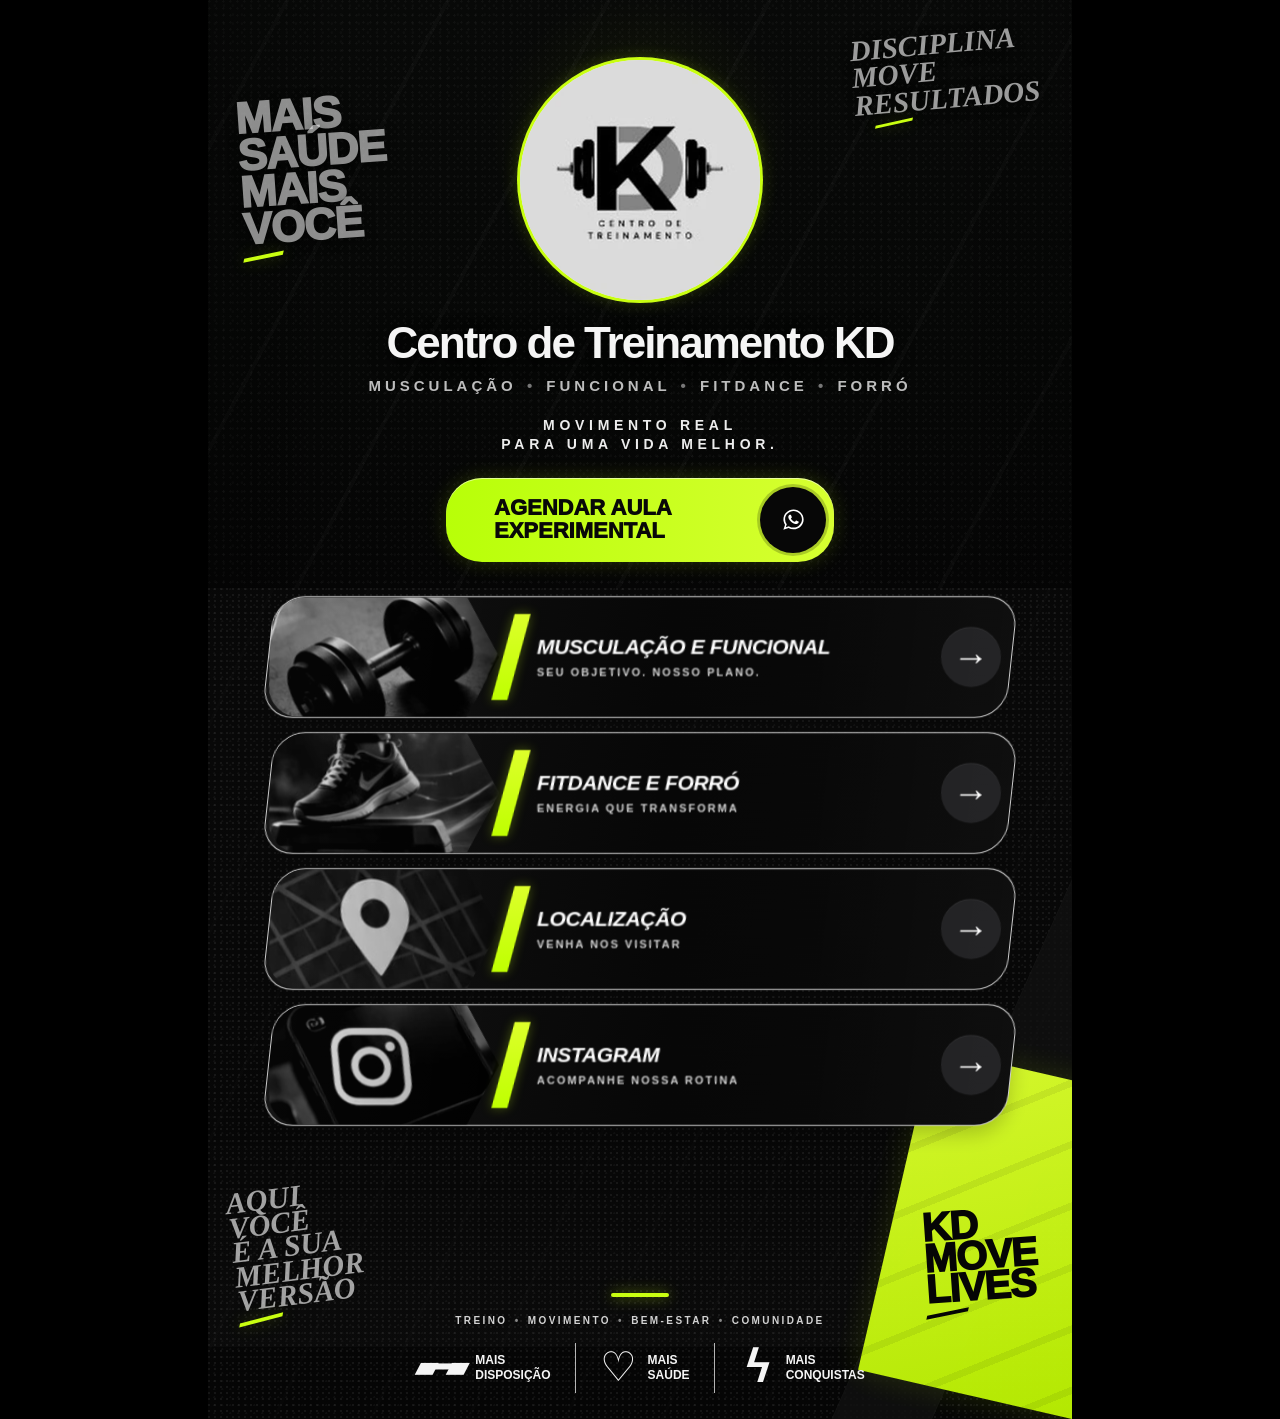
<file: index.html>
<!doctype html>
<html lang="pt-BR">
<head>
  <meta charset="utf-8" />
  <meta name="viewport" content="width=device-width,initial-scale=1,viewport-fit=cover" />
  <meta http-equiv="Cache-Control" content="no-cache, no-store, must-revalidate" />
  <meta http-equiv="Pragma" content="no-cache" />
  <meta http-equiv="Expires" content="0" />
  <meta name="theme-color" content="#050505" />
  <meta id="site-description" name="description" content="Centro de Treinamento KD — musculação, funcional, fitdance e forró." />
  <title>Centro de Treinamento KD</title>
  <link rel="stylesheet" href="assets/css/style.css?v=20260914-0921" />
  <link rel="stylesheet" href="assets/css/site-final.css?v=20260914-0921" />
</head>
<body>
  <main class="page-shell">
    <div class="texture" aria-hidden="true"></div>
    <div class="diag diag-a" aria-hidden="true"></div>
    <div class="diag diag-b" aria-hidden="true"></div>

    <section class="hero" id="inicio">
      <div class="side-copy side-left" aria-hidden="true">
        <span>MAIS</span>
        <span>SAÚDE</span>
        <span>MAIS</span>
        <span>VOCÊ</span>
        <i></i>
      </div>

      <div class="side-copy script side-right" aria-hidden="true">
        DISCIPLINA<br />MOVE<br />RESULTADOS
        <i></i>
      </div>

      <div class="logo-wrap reveal">
        <div class="logo-glow"></div>
        <img id="site-logo" src="assets/images/logo-kd-cropped.webp?v=20260914-0921" alt="Centro de Treinamento KD" />
      </div>

      <div class="hero-copy reveal">
        <h1 id="site-title">Centro de Treinamento KD</h1>
        <p id="site-modalities" class="modalities">MUSCULAÇÃO <b>•</b> FUNCIONAL <b>•</b> FITDANCE <b>•</b> FORRÓ</p>
        <p id="site-tagline" class="tagline">MOVIMENTO REAL<br />PARA UMA VIDA MELHOR.</p>
      </div>

      <a id="experimental-link" class="cta reveal" href="https://wa.me/5569993192797?text=Oi%2C%20Raony%21%20Quero%20agendar%20uma%20aula%20experimental." target="_blank" rel="noopener" aria-label="Agendar aula experimental pelo WhatsApp">
        <span id="experimental-label">AGENDAR AULA<br />EXPERIMENTAL</span>
        <span class="cta-arrow" aria-hidden="true">
          <svg viewBox="0 0 32 32" width="30" height="30" role="img" focusable="false" style="display:block;fill:currentColor">
            <path d="M16.04 4C9.42 4 4.05 9.25 4.05 15.72c0 2.28.68 4.5 1.96 6.4L4 28l6.08-1.95a12.18 12.18 0 0 0 5.95 1.53h.01c6.61 0 11.99-5.25 11.99-11.72C28.03 9.25 22.65 4 16.04 4Zm0 21.58h-.01a10.2 10.2 0 0 1-5.2-1.43l-.37-.22-3.61 1.16 1.18-3.43-.24-.35a9.58 9.58 0 0 1-1.75-5.59c0-5.36 4.49-9.72 10-9.72 5.52 0 10 4.36 10 9.72 0 5.36-4.48 9.86-10 9.86Zm5.49-7.39c-.3-.15-1.78-.86-2.06-.96-.28-.1-.48-.15-.68.15-.2.29-.78.96-.96 1.15-.18.2-.35.22-.65.08-.3-.15-1.27-.46-2.42-1.46a9.2 9.2 0 0 1-1.68-2.05c-.18-.3-.02-.46.13-.61.14-.13.3-.34.45-.51.15-.17.2-.29.3-.49.1-.2.05-.37-.03-.52-.08-.15-.68-1.6-.93-2.19-.24-.58-.5-.5-.68-.51h-.58c-.2 0-.53.07-.8.37-.28.29-1.06 1.01-1.06 2.47 0 1.45 1.08 2.86 1.23 3.06.15.2 2.12 3.17 5.14 4.45.72.3 1.28.48 1.72.62.72.22 1.38.19 1.9.12.58-.09 1.78-.71 2.03-1.4.25-.68.25-1.27.18-1.4-.08-.13-.28-.2-.58-.35Z"/>
          </svg>
        </span>
      </a>
    </section>

    <section class="cards" aria-label="Links principais">
      <a id="functional-link" class="service-card functional-card reveal" href="https://wa.me/5569993192797?text=Oi%2C%20Raony%21%20Quero%20saber%20mais%20sobre%20Muscula%C3%A7%C3%A3o%20e%20Funcional%3F" target="_blank" rel="noopener">
        <div class="photo-wrap"><img id="functional-image" src="assets/images/treino-funcional-personalizado.webp" alt="Musculação e Funcional" /></div>
        <div class="slash"></div>
        <div class="service-copy"><strong id="functional-title">MUSCULAÇÃO E FUNCIONAL</strong><small id="functional-subtitle">SEU OBJETIVO. NOSSO PLANO.</small></div>
        <span class="round-arrow">→</span>
      </a>

      <a id="dance-link" class="service-card dance-card reveal" href="https://wa.me/5569993816666?text=Oi%2C%20Karol%21%20Quero%20saber%20mais%20sobre%20Fitdance%20e%20Forr%C3%B3%3F" target="_blank" rel="noopener">
        <div class="photo-wrap"><img id="dance-image" src="assets/images/danca-step.webp?v=20260914-0921" alt="Fitdance e Forró" /></div>
        <div class="slash"></div>
        <div class="service-copy"><strong id="dance-title">FITDANCE E FORRÓ</strong><small id="dance-subtitle">ENERGIA QUE TRANSFORMA</small></div>
        <span class="round-arrow">→</span>
      </a>

      <a id="location-link" class="service-card location-card reveal" href="https://maps.app.goo.gl/ChkR5X2U7cX8SrAeA?g_st=ac" target="_blank" rel="noopener">
        <div class="photo-wrap"><img id="location-image" src="assets/images/localizacao.webp" alt="Localização" /></div>
        <div class="slash"></div>
        <div class="service-copy"><strong id="location-title">LOCALIZAÇÃO</strong><small id="location-subtitle">VENHA NOS VISITAR</small></div>
        <span class="round-arrow">→</span>
      </a>

      <a id="instagram-link" class="service-card instagram-card reveal" href="https://www.instagram.com/centrodetreinamentokd" target="_blank" rel="noopener">
        <div class="photo-wrap"><img id="instagram-image" src="assets/images/instagram.webp" alt="Instagram" /></div>
        <div class="slash"></div>
        <div class="service-copy"><strong id="instagram-title">INSTAGRAM</strong><small id="instagram-subtitle">ACOMPANHE NOSSA ROTINA</small></div>
        <span class="round-arrow">→</span>
      </a>
    </section>

    <footer class="footer">
      <div class="footer-phrase script" aria-hidden="true">AQUI<br />VOCÊ<br />É A SUA<br />MELHOR<br />VERSÃO<i></i></div>
      <div class="footer-center">
        <span class="tiny-neon"></span>
        <p id="footer-center">TREINO <b>•</b> MOVIMENTO <b>•</b> BEM-ESTAR <b>•</b> COMUNIDADE</p>
      </div>
      <div class="footer-shape" aria-hidden="true"></div>
      <div class="footer-brand" aria-hidden="true">KD<br />MOVE<br />LIVES<i></i></div>
    </footer>

    <section class="final-benefits reveal" aria-label="Benefícios">
      <div class="benefit">
        <span class="benefit-icon dumbbell">▰━▰</span>
        <span id="benefit-1">MAIS<br />DISPOSIÇÃO</span>
      </div>
      <div class="benefit-sep"></div>
      <div class="benefit">
        <span class="benefit-icon heart">♡</span>
        <span id="benefit-2">MAIS<br />SAÚDE</span>
      </div>
      <div class="benefit-sep"></div>
      <div class="benefit">
        <span class="benefit-icon bolt">ϟ</span>
        <span id="benefit-3">MAIS<br />CONQUISTAS</span>
      </div>
    </section>
  </main>
  <script src="assets/js/main.js?v=20260914-maps2"></script>
</body>
</html>
</file>
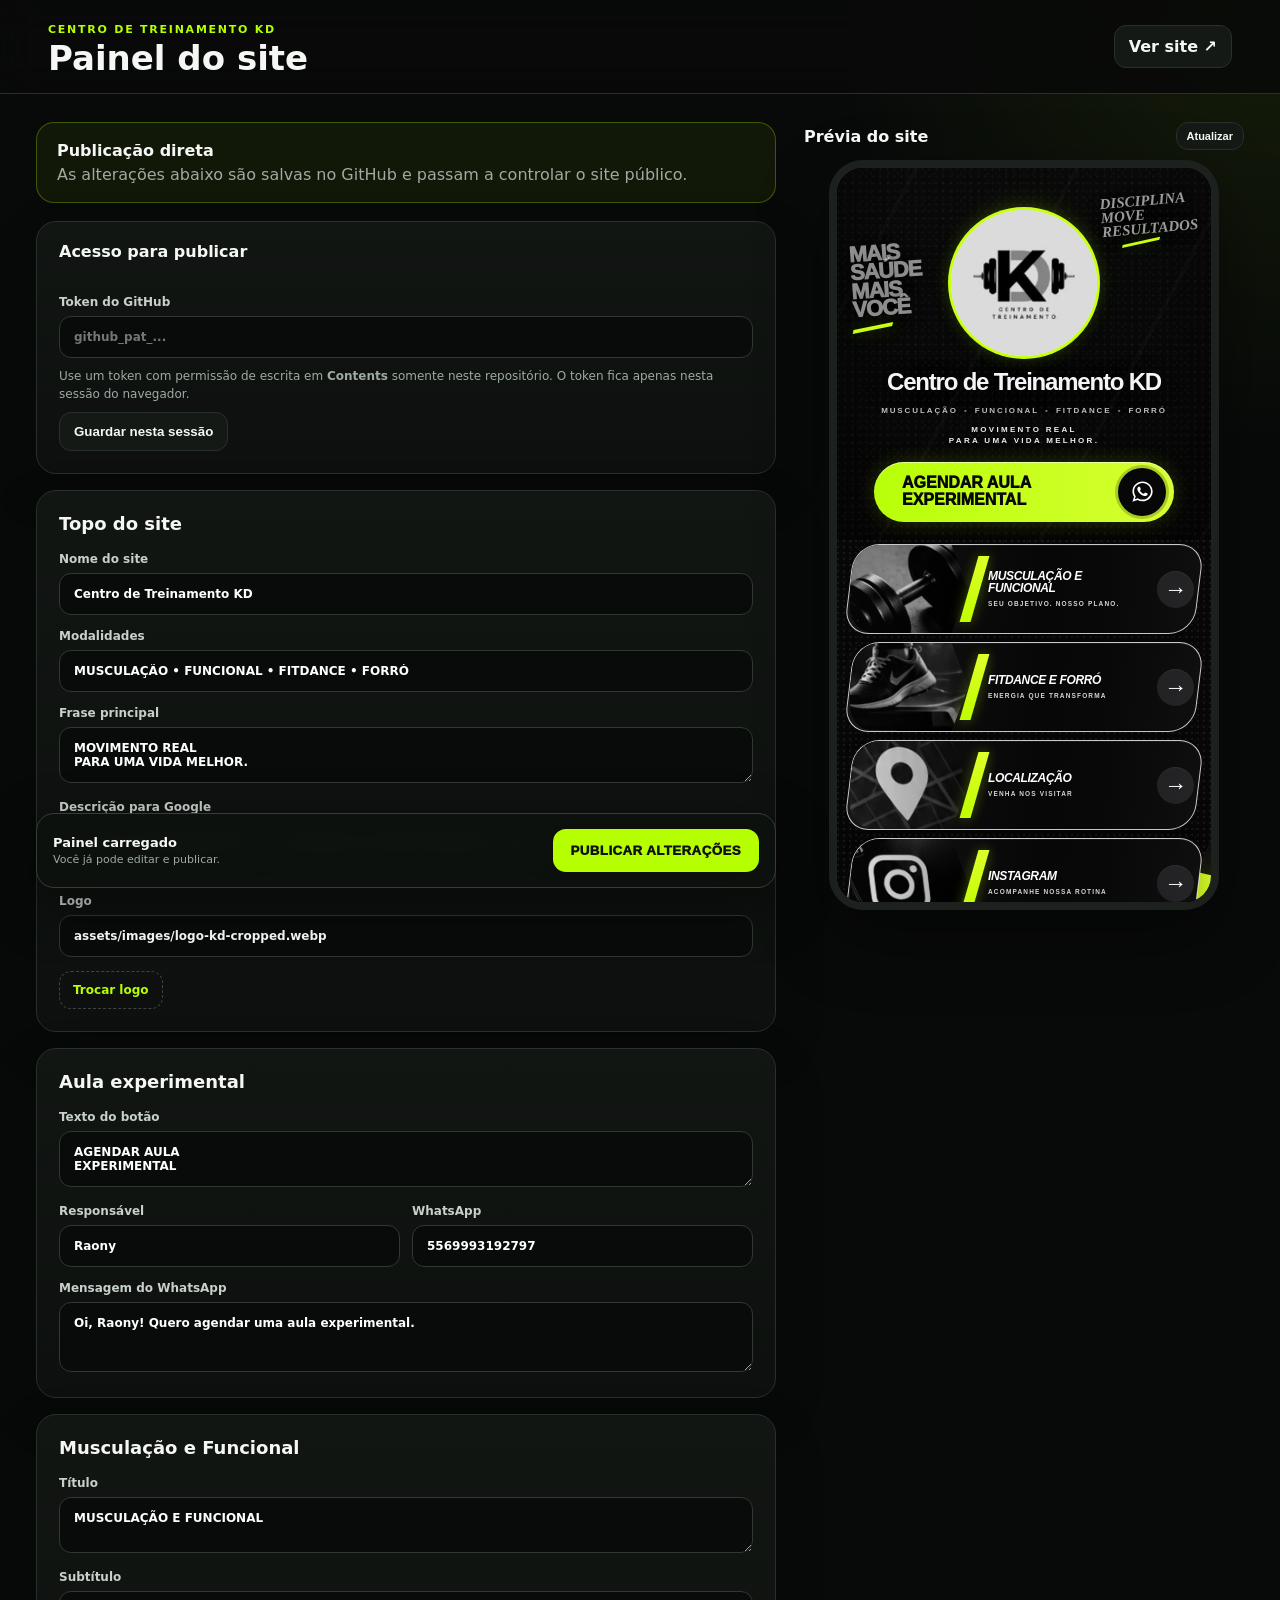
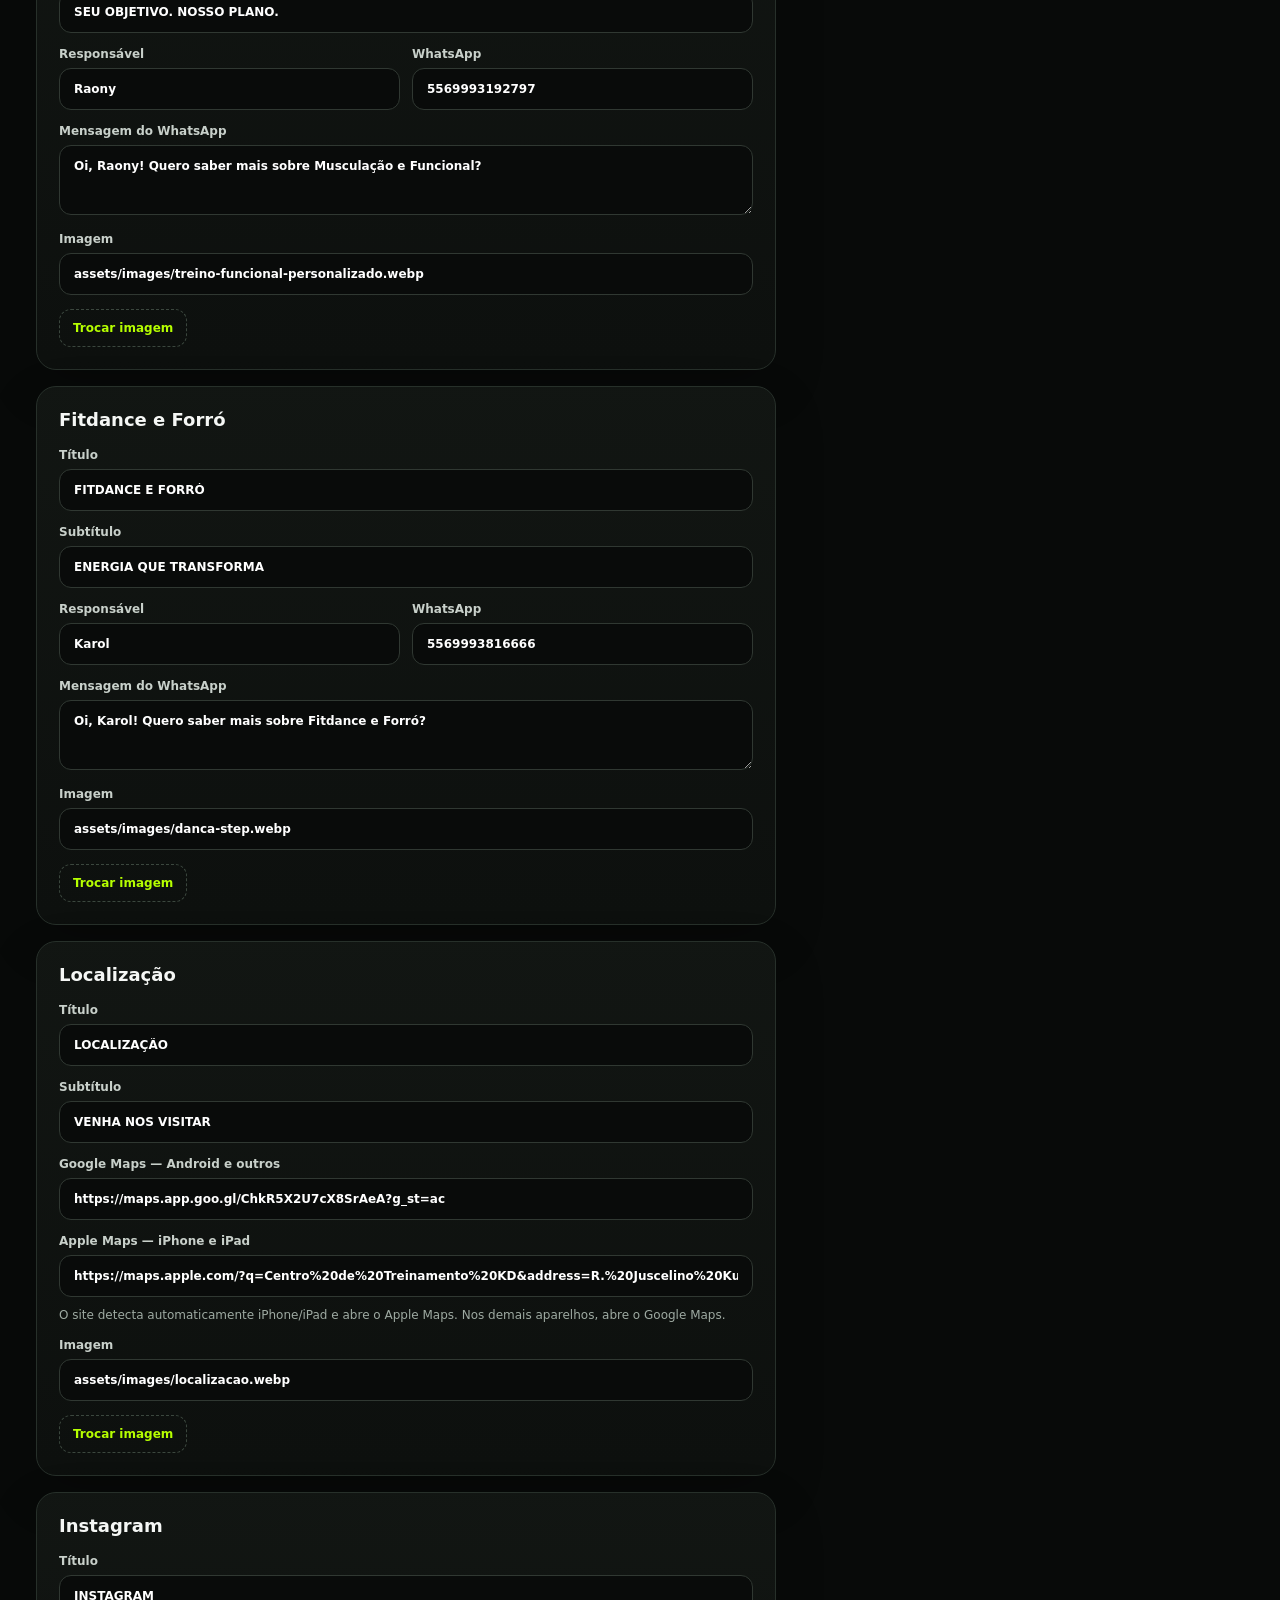
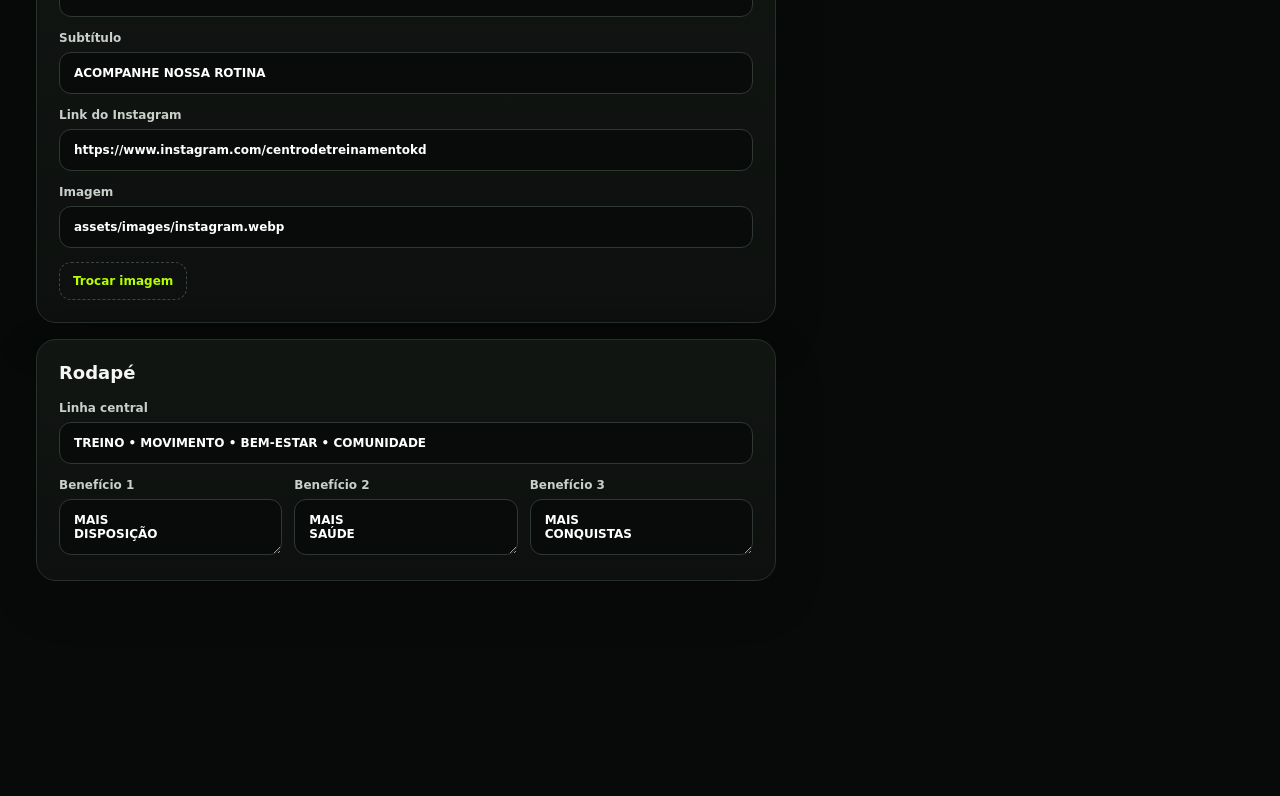
<file: admin/index.html>
<!doctype html>
<html lang="pt-BR">
<head>
  <meta charset="utf-8" />
  <meta name="viewport" content="width=device-width,initial-scale=1,viewport-fit=cover" />
  <meta name="theme-color" content="#080a09" />
  <title>Painel KD</title>
  <link rel="stylesheet" href="admin.css?v=1" />
</head>
<body>
  <header class="topbar">
    <div>
      <span class="eyebrow">CENTRO DE TREINAMENTO KD</span>
      <h1>Painel do site</h1>
    </div>
    <a class="ghost" href="../" target="_blank" rel="noopener">Ver site ↗</a>
  </header>

  <main class="layout">
    <section class="editor">
      <div class="notice">
        <strong>Publicação direta</strong>
        <p>As alterações abaixo são salvas no GitHub e passam a controlar o site público.</p>
      </div>

      <details class="card access" open>
        <summary>Acesso para publicar</summary>
        <div class="card-body">
          <label>Token do GitHub
            <input id="github-token" type="password" autocomplete="off" placeholder="github_pat_..." />
          </label>
          <p class="help">Use um token com permissão de escrita em <b>Contents</b> somente neste repositório. O token fica apenas nesta sessão do navegador.</p>
          <div class="row">
            <button id="save-token" type="button" class="secondary">Guardar nesta sessão</button>
            <span id="token-status" class="status"></span>
          </div>
        </div>
      </details>

      <form id="config-form">
        <section class="card">
          <h2>Topo do site</h2>
          <label>Nome do site<input name="site.title" /></label>
          <label>Modalidades<input name="site.modalities" /></label>
          <label>Frase principal<textarea name="site.tagline" rows="2"></textarea></label>
          <label>Descrição para Google<textarea name="site.description" rows="2"></textarea></label>
          <label>Logo<input id="site-logo" name="site.logo" /></label>
          <label class="file-label">Trocar logo<input type="file" accept="image/*" data-upload-target="site-logo" /></label>
        </section>

        <section class="card">
          <h2>Aula experimental</h2>
          <label>Texto do botão<textarea name="experimental.label" rows="2"></textarea></label>
          <div class="grid2">
            <label>Responsável<input name="experimental.person" /></label>
            <label>WhatsApp<input name="experimental.phone" inputmode="tel" /></label>
          </div>
          <label>Mensagem do WhatsApp<textarea name="experimental.message" rows="3"></textarea></label>
        </section>

        <section class="card">
          <h2>Musculação e Funcional</h2>
          <label>Título<textarea name="functional.title" rows="2"></textarea></label>
          <label>Subtítulo<input name="functional.subtitle" /></label>
          <div class="grid2">
            <label>Responsável<input name="functional.person" /></label>
            <label>WhatsApp<input name="functional.phone" inputmode="tel" /></label>
          </div>
          <label>Mensagem do WhatsApp<textarea name="functional.message" rows="3"></textarea></label>
          <label>Imagem<input id="functional-image" name="functional.image" /></label>
          <label class="file-label">Trocar imagem<input type="file" accept="image/*" data-upload-target="functional-image" /></label>
        </section>

        <section class="card">
          <h2>Fitdance e Forró</h2>
          <label>Título<input name="dance.title" /></label>
          <label>Subtítulo<input name="dance.subtitle" /></label>
          <div class="grid2">
            <label>Responsável<input name="dance.person" /></label>
            <label>WhatsApp<input name="dance.phone" inputmode="tel" /></label>
          </div>
          <label>Mensagem do WhatsApp<textarea name="dance.message" rows="3"></textarea></label>
          <label>Imagem<input id="dance-image" name="dance.image" /></label>
          <label class="file-label">Trocar imagem<input type="file" accept="image/*" data-upload-target="dance-image" /></label>
        </section>

        <section class="card">
          <h2>Localização</h2>
          <label>Título<input name="location.title" /></label>
          <label>Subtítulo<input name="location.subtitle" /></label>
          <label>Google Maps — Android e outros<input name="location.url" type="url" /></label>
          <label>Apple Maps — iPhone e iPad<input name="location.appleUrl" type="url" /></label>
          <p class="help">O site detecta automaticamente iPhone/iPad e abre o Apple Maps. Nos demais aparelhos, abre o Google Maps.</p>
          <label>Imagem<input id="location-image" name="location.image" /></label>
          <label class="file-label">Trocar imagem<input type="file" accept="image/*" data-upload-target="location-image" /></label>
        </section>

        <section class="card">
          <h2>Instagram</h2>
          <label>Título<input name="instagram.title" /></label>
          <label>Subtítulo<input name="instagram.subtitle" /></label>
          <label>Link do Instagram<input name="instagram.url" type="url" /></label>
          <label>Imagem<input id="instagram-image" name="instagram.image" /></label>
          <label class="file-label">Trocar imagem<input type="file" accept="image/*" data-upload-target="instagram-image" /></label>
        </section>

        <section class="card">
          <h2>Rodapé</h2>
          <label>Linha central<input name="footer.center" /></label>
          <div class="grid3">
            <label>Benefício 1<textarea name="footer.benefit1" rows="2"></textarea></label>
            <label>Benefício 2<textarea name="footer.benefit2" rows="2"></textarea></label>
            <label>Benefício 3<textarea name="footer.benefit3" rows="2"></textarea></label>
          </div>
        </section>

        <div class="publish-bar">
          <div>
            <strong id="publish-title">Alterações não publicadas</strong>
            <span id="publish-status">Edite os campos e toque em publicar.</span>
          </div>
          <button id="publish" type="submit">PUBLICAR ALTERAÇÕES</button>
        </div>
      </form>
    </section>

    <aside class="preview-wrap">
      <div class="preview-head"><strong>Prévia do site</strong><button id="refresh-preview" class="ghost small" type="button">Atualizar</button></div>
      <div class="phone-frame"><iframe id="preview" title="Prévia do site" src="../"></iframe></div>
    </aside>
  </main>

  <div id="toast" role="status" aria-live="polite"></div>
  <script src="admin.js?v=1"></script>
</body>
</html>
</file>
<file: assets/css/style.css>
:root{
  --bg:#050505;
  --panel:#0b0b0b;
  --panel2:#121212;
  --text:#f4f4f4;
  --muted:#b4b4b4;
  --lime:#c9ff11;
  --line:rgba(255,255,255,.62);
}
*{box-sizing:border-box}
html{scroll-behavior:smooth;background:#000}
body{margin:0;background:#000;color:var(--text);font-family:Arial,Helvetica,sans-serif;display:flex;justify-content:center;overflow-x:hidden}
a{color:inherit}
.page-shell{width:min(100%,864px);min-height:100vh;position:relative;overflow:hidden;background:
  radial-gradient(circle at 50% 10%,rgba(255,255,255,.06),transparent 28%),
  linear-gradient(180deg,#060606 0%,#090909 46%,#060606 100%);isolation:isolate}
.texture{position:absolute;inset:0;z-index:-3;opacity:.26;background-image:
  radial-gradient(circle at 20% 15%,rgba(255,255,255,.22) 0 1px,transparent 1.3px),
  radial-gradient(circle at 80% 65%,rgba(255,255,255,.12) 0 1px,transparent 1.2px),
  repeating-linear-gradient(115deg,transparent 0 42px,rgba(255,255,255,.018) 42px 45px,transparent 45px 88px);background-size:6px 6px,8px 8px,auto;mix-blend-mode:screen}
.diag{position:absolute;z-index:-2;background:#111;transform:rotate(24deg);box-shadow:0 0 0 1px rgba(255,255,255,.02) inset}
.diag-a{width:120px;height:610px;left:72px;top:-150px;opacity:.85}
.diag-b{width:92px;height:650px;right:44px;bottom:-100px;opacity:.78}
.hero{position:relative;padding:28px 44px 22px;min-height:742px;text-align:center;isolation:isolate}.hero::before{content:"";position:absolute;inset:0;z-index:-2;background:linear-gradient(180deg,rgba(0,0,0,.28),rgba(0,0,0,.52)),url("../images/hero-kd.webp") center top/cover no-repeat;filter:grayscale(1) contrast(1.12);opacity:.72}.hero::after{content:"";position:absolute;inset:0;z-index:-1;background:radial-gradient(circle at 50% 24%,transparent 0 25%,rgba(0,0,0,.2) 45%,rgba(0,0,0,.72) 100%)}
.hamburger{position:absolute;left:36px;top:34px;width:36px;height:34px;padding:0;border:0;background:transparent;display:flex;flex-direction:column;justify-content:space-between;z-index:10}
.hamburger span{display:block;height:4px;background:#fff;border-radius:3px;box-shadow:0 0 6px rgba(255,255,255,.18)}
.side-copy{position:absolute;z-index:2;line-height:.82;text-align:left;color:rgba(255,255,255,.55);font-weight:1000;font-stretch:condensed;text-shadow:0 3px 12px rgba(0,0,0,.5)}
.side-left{left:31px;top:95px;font-size:48px;letter-spacing:-4px;transform:rotate(-4deg)}
.side-left span{display:block}.side-copy i,.footer-phrase i,.footer-brand i{display:block;width:72px;height:8px;background:var(--lime);transform:skewX(-24deg) rotate(-8deg);margin-top:12px;box-shadow:0 0 14px rgba(201,255,17,.25)}
.script{font-family:"Brush Script MT","Segoe Print",cursive;font-weight:900;font-style:italic}
.side-right{right:34px;top:28px;font-size:31px;line-height:.92;color:rgba(255,255,255,.6);transform:rotate(-5deg)}
.side-right i{width:65px;height:5px;margin:8px 0 0 20px}
.logo-wrap{position:relative;margin:36px auto 22px;width:268px;height:268px;border-radius:50%;display:grid;place-items:center}
.logo-wrap img{position:relative;z-index:2;width:100%;height:100%;border-radius:50%;object-fit:cover;box-shadow:0 0 0 2px rgba(255,255,255,.28) inset}
.logo-glow{position:absolute;inset:5px;border-radius:50%;background:var(--lime);filter:blur(16px);opacity:.38;animation:pulseGlow 3s ease-in-out infinite}
.hero-copy{position:relative;z-index:3}.hero h1{margin:0;font-size:46px;line-height:1.02;letter-spacing:-2.4px;font-weight:900;text-shadow:0 4px 20px #000}
.modalities{margin:16px 0 0;font-size:16px;letter-spacing:4.5px;color:#bdbdbd;font-weight:700}.modalities b{color:#777;margin:0 2px}.tagline{margin:22px 0 0;font-size:15px;line-height:1.45;letter-spacing:5.2px;color:#ededed;font-weight:800}
.cta{position:relative;z-index:4;margin:28px auto 0;display:flex;width:min(100%,388px);min-height:92px;border-radius:38px;align-items:center;justify-content:space-between;text-decoration:none;background:linear-gradient(90deg,#b9ff08,#d8ff32);color:#080808;padding:0 11px 0 58px;box-shadow:0 0 28px rgba(201,255,17,.22),inset 0 1px 0 rgba(255,255,255,.6);transition:transform .2s ease,box-shadow .2s ease}
.cta span:first-child{text-align:left;font-size:24px;line-height:1.08;font-weight:1000;letter-spacing:.5px}.cta-arrow{width:72px;height:72px;border-radius:50%;display:grid;place-items:center;background:#060606;color:white;font-size:38px;font-weight:400;box-shadow:0 0 0 4px rgba(0,0,0,.25)}
.cta:hover{transform:translateY(-3px);box-shadow:0 0 38px rgba(201,255,17,.36)}
.benefits{margin:34px auto 0;display:flex;justify-content:center;align-items:center;gap:26px;position:relative;z-index:3}.benefit{display:flex;align-items:center;gap:14px;text-align:left;font-size:13px;line-height:1.2;font-weight:900}.benefit-icon{font-size:31px;line-height:1;min-width:38px;text-align:center}.benefit-icon.dumbbell{font-size:22px;letter-spacing:-4px}.benefit-icon.heart{font-size:43px;font-family:Georgia,serif;font-weight:400}.benefit-icon.bolt{font-size:45px}.benefit-sep{width:1px;height:52px;background:rgba(255,255,255,.7)}
.cards{padding:6px 58px 24px;display:grid;gap:16px;position:relative;z-index:3}
.service-card{position:relative;height:128px;border:1.8px solid rgba(255,255,255,.72);border-radius:34px;text-decoration:none;overflow:hidden;background:linear-gradient(90deg,#0e0e0f 0%,#050505 62%,#080808 100%);display:grid;grid-template-columns:230px 26px 1fr 86px;align-items:center;box-shadow:inset 0 1px 0 rgba(255,255,255,.08),0 12px 28px rgba(0,0,0,.28);transform:skewX(-6deg);transition:transform .22s ease,border-color .22s ease,box-shadow .22s ease}
.service-card>*{transform:skewX(6deg)}
.service-card::after{content:"";position:absolute;inset:0;background:linear-gradient(90deg,rgba(255,255,255,.03),transparent 35%,transparent 65%,rgba(255,255,255,.02));pointer-events:none}
.service-card:hover{transform:skewX(-6deg) translateX(3px);border-color:var(--lime);box-shadow:0 0 26px rgba(201,255,17,.16),0 12px 28px rgba(0,0,0,.3)}
.photo-wrap{position:relative;height:100%;overflow:hidden;border-radius:32px 0 0 32px;clip-path:polygon(0 0,88% 0,100% 50%,88% 100%,0 100%)}
.photo-wrap::after{content:"";position:absolute;inset:0;background:linear-gradient(90deg,rgba(0,0,0,.08),rgba(0,0,0,.26) 76%,rgba(0,0,0,.72) 100%)}
.photo-wrap img{width:100%;height:100%;object-fit:cover;display:block;filter:grayscale(1) contrast(1.08) brightness(.92);transform:skewX(6deg) scale(1.1);transform-origin:center}
.slash{width:18px;height:90px;background:linear-gradient(180deg,#d6ff26,#bfff00);transform:skewX(-13deg) skewX(6deg);justify-self:center;box-shadow:0 0 16px rgba(201,255,17,.35)}
.service-copy{text-align:left;align-self:center;padding-left:14px;position:relative;z-index:2}
.service-copy strong{display:block;font-size:21px;line-height:1.02;letter-spacing:-.7px;font-style:italic;text-transform:uppercase}
.service-copy small{display:block;margin-top:10px;color:#d0d0d0;font-size:12px;letter-spacing:2.2px;font-weight:700}
.round-arrow{width:66px;height:66px;border-radius:50%;display:grid;place-items:center;background:#1d1d1f;font-size:40px;justify-self:center;color:#fff;box-shadow:inset 0 1px 0 rgba(255,255,255,.05)}
.functional-card .photo-wrap img{object-position:center 58%}
.dance-card .photo-wrap img{object-position:center center}
.location-card .photo-wrap img{object-position:center center}
.instagram-card .photo-wrap img{object-position:center center}
.footer{min-height:238px;position:relative;padding:26px 56px 30px;display:flex;align-items:flex-end;justify-content:center;overflow:hidden}.footer::before{content:"";position:absolute;inset:0;background:linear-gradient(120deg,rgba(255,255,255,.025),transparent 38%),radial-gradient(circle at 50% 10%,rgba(255,255,255,.05),transparent 28%);z-index:-2}.footer-phrase{position:absolute;left:28px;bottom:25px;text-align:left;font-size:34px;line-height:.86;color:rgba(255,255,255,.62);transform:rotate(-7deg);z-index:3}.footer-phrase i{width:72px;height:6px}.footer-center{text-align:center;position:relative;z-index:4;margin-bottom:14px}.tiny-neon{display:block;width:65px;height:5px;background:var(--lime);border-radius:10px;margin:0 auto 24px;box-shadow:0 0 14px rgba(201,255,17,.55)}.footer-center p{margin:0;font-size:12px;letter-spacing:3px;color:#d2d2d2;font-weight:700}.footer-center b{color:#888;margin:0 8px}.footer-shape{position:absolute;right:-95px;bottom:-110px;width:305px;height:395px;background:linear-gradient(155deg,#dcff2e,#b8ef00);transform:rotate(17deg);z-index:-1;box-shadow:0 0 32px rgba(201,255,17,.14)}.footer-shape::before{content:"";position:absolute;inset:0;background:repeating-linear-gradient(145deg,transparent 0 24px,rgba(0,0,0,.12) 24px 31px,transparent 31px 57px);opacity:.55}.footer-brand{position:absolute;right:45px;bottom:40px;color:#050505;font-size:46px;line-height:.78;font-weight:1000;letter-spacing:-3px;text-align:left;transform:rotate(-4deg);z-index:4}.footer-brand i{background:#050505;width:74px;height:6px;margin-top:16px;box-shadow:none}
.reveal{opacity:0;transform:translateY(14px);transition:opacity .65s ease,transform .65s ease}.reveal.is-visible{opacity:1;transform:none}
@keyframes pulseGlow{0%,100%{opacity:.28;transform:scale(.98)}50%{opacity:.48;transform:scale(1.035)}}
@media (max-width:720px){
  .page-shell{width:100%;min-width:320px}.hero{min-height:650px;padding:22px 20px 16px}.hamburger{left:18px;top:24px;width:28px;height:27px}.hamburger span{height:3px}.side-left{left:12px;top:83px;font-size:29px;letter-spacing:-2px}.side-left i{width:46px;height:5px}.side-right{right:13px;top:25px;font-size:20px}.side-right i{width:42px;height:4px}.logo-wrap{width:190px;height:190px;margin:34px auto 20px}.hero h1{font-size:30px;letter-spacing:-1.4px}.modalities{font-size:9px;letter-spacing:2.6px;white-space:nowrap}.tagline{font-size:9px;letter-spacing:3.2px;margin-top:17px}.cta{width:320px;max-width:90%;min-height:72px;border-radius:31px;padding-left:36px}.cta span:first-child{font-size:18px}.cta-arrow{width:58px;height:58px;font-size:31px}.benefits{gap:10px;margin-top:26px}.benefit{gap:7px;font-size:9px}.benefit-icon{font-size:24px;min-width:26px}.benefit-icon.heart{font-size:33px}.benefit-icon.bolt{font-size:35px}.benefit-sep{height:42px}.cards{padding:6px 24px 18px;gap:12px}.service-card{height:104px;border-radius:26px;grid-template-columns:138px 16px 1fr 60px;transform:skewX(-4deg)}.service-card>*{transform:skewX(4deg)}.service-card:hover{transform:skewX(-4deg)}.photo-wrap{border-radius:25px 0 0 25px;clip-path:polygon(0 0,85% 0,100% 50%,85% 100%,0 100%)}.photo-wrap img{transform:skewX(4deg) scale(1.13)}.slash{height:72px;width:12px;transform:skewX(-13deg) skewX(4deg)}.service-copy{padding-left:10px}.service-copy strong{font-size:15px}.service-copy small{font-size:8px;letter-spacing:1.45px;margin-top:6px}.round-arrow{width:47px;height:47px;font-size:30px}.footer{min-height:205px;padding:18px 28px 22px}.footer-phrase{left:14px;bottom:25px;font-size:23px}.footer-center{margin-bottom:7px}.footer-center p{font-size:7px;letter-spacing:1.6px}.footer-center b{margin:0 4px}.footer-shape{width:220px;height:310px;right:-86px;bottom:-120px}.footer-brand{right:18px;bottom:28px;font-size:30px;letter-spacing:-2px}.tiny-neon{width:46px;height:4px;margin-bottom:18px}.diag-a{left:52px;width:65px;height:420px}.diag-b{right:20px;width:54px;height:420px}
}
@media (max-width:400px){.cards{padding-left:14px;padding-right:14px}.service-card{grid-template-columns:122px 14px 1fr 52px}.service-copy strong{font-size:14px}.service-copy small{font-size:7px}.round-arrow{width:42px;height:42px}.benefit{font-size:8px}.benefits{gap:7px}.footer-brand{font-size:27px}.side-left{font-size:26px}.side-right{font-size:18px}}
@media (prefers-reduced-motion:reduce){*{scroll-behavior:auto!important;animation:none!important;transition:none!important}.reveal{opacity:1;transform:none}}
</file>
<file: assets/css/site-final.css>
/* Camada final única: todas as futuras alterações visuais devem ser feitas aqui. */
:root{--lime:#c9ff11;--bg:#050505;--text:#f5f5f5}

body{background:#000;color:var(--text);overflow-x:hidden}
.page-shell{width:min(100%,864px);min-height:100vh;margin:0 auto;position:relative;overflow:hidden;background:linear-gradient(180deg,#050505 0%,#080808 52%,#050505 100%)}
.texture{opacity:.28}

/* TOPO */
.hero{position:relative;min-height:0!important;padding:18px 16px 10px!important;text-align:center;overflow:hidden!important;background:radial-gradient(circle at 50% 24%,rgba(201,255,17,.075),transparent 24%),linear-gradient(180deg,#080908 0%,#060706 62%,#050505 100%)!important}
.hero::before{content:""!important;position:absolute!important;inset:0!important;z-index:-2!important;filter:none!important;opacity:1!important;background:radial-gradient(circle at 20% 20%,rgba(255,255,255,.035) 0 1px,transparent 1.3px),radial-gradient(circle at 76% 62%,rgba(255,255,255,.025) 0 1px,transparent 1.5px),repeating-linear-gradient(118deg,transparent 0 68px,rgba(255,255,255,.018) 68px 72px,transparent 72px 142px)!important;background-size:7px 7px,9px 9px,auto!important}
.hero::after{content:""!important;position:absolute!important;inset:0!important;z-index:-1!important;background:linear-gradient(90deg,rgba(0,0,0,.22),transparent 18%,transparent 82%,rgba(0,0,0,.2))!important;pointer-events:none}
.hamburger{display:none!important}
.side-copy{pointer-events:none}
.side-left{left:14px!important;top:76px!important;font-size:22px!important;line-height:.84!important;letter-spacing:-1.2px!important;max-width:84px}
.side-left i{width:38px!important;height:4px!important;margin-top:7px!important}
.side-right{right:14px!important;top:25px!important;font-size:15px!important;line-height:.94!important;max-width:106px}
.side-right i{width:36px!important;height:3px!important;margin-top:5px!important}

/* LOGO LIMPA, SEM OVERLAY VERDE */
.logo-wrap{position:relative;width:158px!important;height:158px!important;margin:24px auto 14px!important;border-radius:50%;overflow:hidden!important;padding:0!important;background:#f1f1f1!important;box-shadow:0 0 0 3px var(--lime),0 0 18px rgba(201,255,17,.25)!important}
.logo-wrap img{display:block!important;width:100%!important;height:100%!important;object-fit:cover!important;border-radius:50%!important;opacity:1!important;visibility:visible!important;filter:none!important;mix-blend-mode:normal!important;transform:scale(1.18);transform-origin:center}
.logo-glow{display:none!important}
.hero-copy{position:relative;z-index:3;padding:0 4px}
.hero h1{margin:0 auto!important;font-size:27px!important;line-height:1.03!important;letter-spacing:-1.2px!important;max-width:380px}
.modalities{margin-top:10px!important;font-size:8px!important;letter-spacing:1.9px!important;white-space:normal!important;line-height:1.45!important}
.tagline{margin-top:9px!important;font-size:8px!important;letter-spacing:2.3px!important;line-height:1.35!important}

/* CTA WHATSAPP */
.cta{width:300px!important;max-width:90%!important;min-height:60px!important;border-radius:30px!important;margin:15px auto 8px!important;padding:0 8px 0 28px!important;background:linear-gradient(90deg,#b8ff08,#d7ff31)!important;box-shadow:0 0 20px rgba(201,255,17,.18),inset 0 1px 0 rgba(255,255,255,.55)!important}
.cta span:first-child{font-size:16px!important;line-height:1.03!important;letter-spacing:0!important}
.cta-arrow{width:48px!important;height:48px!important;border-radius:50%!important;background:#070707!important;box-shadow:0 0 0 3px rgba(0,0,0,.2)!important}
.cta-arrow svg{width:27px!important;height:27px!important}

/* CARDS PRINCIPAIS - ESTILO DA REFERÊNCIA */
.cards{position:relative;z-index:5;display:grid!important;gap:10px!important;margin:4px 0 0!important;padding:0 18px 10px!important}
.service-card{position:relative!important;height:94px!important;display:grid!important;grid-template-columns:128px 14px 1fr 50px!important;align-items:center!important;border:1.45px solid rgba(255,255,255,.78)!important;border-radius:25px!important;overflow:hidden!important;background:linear-gradient(90deg,#111 0%,#070707 54%,#0a0a0a 100%)!important;box-shadow:inset 0 1px 0 rgba(255,255,255,.06),0 8px 20px rgba(0,0,0,.2)!important;transform:skewX(-7deg)!important;transition:transform .2s ease,border-color .2s ease,box-shadow .2s ease!important;text-decoration:none!important}
.service-card>*{transform:skewX(7deg)!important}
.service-card::after{content:"";position:absolute;inset:0;background:linear-gradient(90deg,rgba(255,255,255,.025),transparent 38%,transparent 72%,rgba(255,255,255,.02));pointer-events:none}
.service-card:hover{transform:skewX(-7deg) translateX(2px)!important;border-color:var(--lime)!important;box-shadow:0 0 18px rgba(201,255,17,.11)!important}
.photo-wrap{position:relative!important;height:100%!important;border-radius:24px 0 0 24px!important;overflow:hidden!important;clip-path:polygon(0 0,86% 0,100% 50%,86% 100%,0 100%)!important}
.photo-wrap::after{content:"";position:absolute;inset:0;background:linear-gradient(90deg,rgba(0,0,0,.03),rgba(0,0,0,.22) 68%,rgba(0,0,0,.62) 100%)}
.photo-wrap img{display:block!important;width:100%!important;height:100%!important;object-fit:cover!important;filter:grayscale(1) contrast(1.1) brightness(.9)!important;transform:skewX(7deg) scale(1.16)!important;transform-origin:center!important}
.slash{width:11px!important;height:66px!important;justify-self:center!important;background:linear-gradient(180deg,#ddff2a,#bfff00)!important;box-shadow:0 0 12px rgba(201,255,17,.3)!important;transform:skewX(-16deg) skewX(7deg)!important}
.service-copy{padding-left:8px!important;text-align:left!important;position:relative;z-index:2}
.service-copy strong{display:block!important;font-size:13.5px!important;line-height:1.01!important;letter-spacing:-.35px!important;font-style:italic!important;text-transform:uppercase!important;color:#fff!important}
.service-copy small{display:block!important;margin-top:6px!important;font-size:7px!important;line-height:1.15!important;letter-spacing:1.15px!important;color:#d5d5d5!important;font-weight:700!important}
.round-arrow{width:40px!important;height:40px!important;border-radius:50%!important;display:grid!important;place-items:center!important;justify-self:center!important;background:#202022!important;color:#fff!important;font-size:25px!important;box-shadow:inset 0 1px 0 rgba(255,255,255,.05)!important}
.functional-card .photo-wrap img{object-position:center 58%!important}
.dance-card .photo-wrap img,.location-card .photo-wrap img,.instagram-card .photo-wrap img{object-position:center center!important}

/* RODAPÉ INTEGRADO AO FUNDO */
.footer{position:relative!important;min-height:140px!important;margin-top:-8px!important;padding:42px 12px 10px!important;overflow:visible!important;isolation:isolate!important;background:transparent!important}
.footer::before{content:""!important;position:absolute!important;inset:-10px 0 0!important;background:linear-gradient(180deg,transparent,rgba(255,255,255,.018))!important;z-index:-2!important}
.footer-shape{width:150px!important;height:205px!important;right:-28px!important;bottom:-2px!important;transform:rotate(13deg)!important;opacity:.97!important;z-index:-1!important}
.footer-phrase{left:12px!important;bottom:17px!important;font-size:16px!important;line-height:.82!important}
.footer-phrase i{width:42px!important;height:4px!important;margin-top:6px!important}
.footer-brand{right:8px!important;bottom:24px!important;font-size:20px!important;letter-spacing:-1.3px!important}
.footer-brand i{width:40px!important;height:4px!important;margin-top:6px!important}
.footer-center{margin-bottom:0!important;transform:translateY(1px)}
.footer-center p{font-size:5.8px!important;letter-spacing:1.05px!important;white-space:nowrap!important}
.footer-center b{margin:0 2px!important}
.tiny-neon{width:36px!important;height:3px!important;margin-bottom:7px!important}

.final-benefits{margin:-10px auto 8px!important;padding:6px 10px 10px!important;display:flex!important;justify-content:center!important;align-items:center!important;gap:9px!important;position:relative!important;z-index:8!important}
.final-benefits .benefit{display:flex!important;align-items:center!important;gap:6px!important;text-align:left!important;font-size:8.5px!important;line-height:1.2!important;font-weight:900!important}
.final-benefits .benefit-icon{font-size:23px!important;min-width:25px!important;text-align:center!important}
.final-benefits .benefit-icon.heart{font-size:31px!important}
.final-benefits .benefit-icon.bolt{font-size:33px!important}
.final-benefits .benefit-sep{width:1px!important;height:38px!important;background:rgba(255,255,255,.7)!important}

@media (min-width:721px){
  .hero{padding:30px 44px 18px!important}
  .side-left{left:31px!important;top:96px!important;font-size:44px!important;max-width:none}
  .side-right{right:34px!important;top:30px!important;font-size:29px!important;max-width:none}
  .logo-wrap{width:240px!important;height:240px!important;margin:30px auto 20px!important}
  .hero h1{font-size:44px!important;letter-spacing:-2px!important;max-width:none}
  .modalities{font-size:15px!important;letter-spacing:4px!important;white-space:nowrap!important}
  .tagline{font-size:14px!important;letter-spacing:4.7px!important;margin-top:19px!important}
  .cta{width:388px!important;min-height:84px!important;border-radius:36px!important;padding-left:48px!important;margin-top:24px!important}
  .cta span:first-child{font-size:22px!important}
  .cta-arrow{width:66px!important;height:66px!important}
  .cards{gap:14px!important;padding:4px 60px 18px!important}
  .service-card{height:122px!important;grid-template-columns:230px 24px 1fr 80px!important;border-radius:31px!important;transform:skewX(-6deg)!important}
  .service-card>*{transform:skewX(6deg)!important}
  .photo-wrap{border-radius:30px 0 0 30px!important}
  .photo-wrap img{transform:skewX(6deg) scale(1.12)!important}
  .slash{width:16px!important;height:86px!important;transform:skewX(-15deg) skewX(6deg)!important}
  .service-copy{padding-left:14px!important}
  .service-copy strong{font-size:21px!important}
  .service-copy small{font-size:11px!important;letter-spacing:2px!important;margin-top:9px!important}
  .round-arrow{width:60px!important;height:60px!important;font-size:36px!important}
  .footer{min-height:215px!important;margin-top:-12px!important;padding:52px 40px 22px!important}
  .footer-shape{width:250px!important;height:330px!important;right:-70px!important;bottom:-55px!important}
  .footer-phrase{font-size:30px!important;left:24px!important;bottom:30px!important}
  .footer-brand{font-size:40px!important;right:35px!important;bottom:34px!important}
  .footer-center p{font-size:10px!important;letter-spacing:2.4px!important}
  .tiny-neon{width:58px!important;height:4px!important;margin-bottom:18px!important}
  .final-benefits{gap:24px!important;padding-bottom:18px!important}
  .final-benefits .benefit{font-size:12px!important;gap:11px!important}
  .final-benefits .benefit-icon{font-size:29px!important;min-width:36px!important}
  .final-benefits .benefit-icon.heart{font-size:41px!important}
  .final-benefits .benefit-icon.bolt{font-size:43px!important}
  .final-benefits .benefit-sep{height:50px!important}
}

@media (max-width:400px){
  .logo-wrap{width:146px!important;height:146px!important}
  .hero h1{font-size:24px!important}
  .cards{padding-left:12px!important;padding-right:12px!important;gap:8px!important}
  .service-card{height:90px!important;grid-template-columns:118px 12px 1fr 46px!important}
  .service-copy strong{font-size:12px!important}
  .service-copy small{font-size:6.5px!important}
  .round-arrow{width:37px!important;height:37px!important;font-size:23px!important}
  .footer-phrase{font-size:15px!important;left:9px!important}
  .footer-brand{font-size:19px!important;right:6px!important}
  .final-benefits{gap:6px!important;padding-left:6px!important;padding-right:6px!important}
  .final-benefits .benefit{font-size:7.5px!important}
}
</file>
<file: admin/admin.css>
:root{color-scheme:dark;--bg:#080a09;--panel:#101311;--line:#27302a;--text:#f5f7f5;--muted:#9eaaa2;--accent:#b6ff00;--accent2:#7db500;--danger:#ff6b6b}*{box-sizing:border-box}html{background:var(--bg)}body{margin:0;font-family:Inter,ui-sans-serif,system-ui,-apple-system,BlinkMacSystemFont,"Segoe UI",sans-serif;background:radial-gradient(circle at top right,rgba(182,255,0,.08),transparent 28rem),var(--bg);color:var(--text);min-height:100vh}.topbar{position:sticky;top:0;z-index:20;display:flex;align-items:center;justify-content:space-between;gap:20px;padding:18px clamp(16px,4vw,48px);background:rgba(8,10,9,.88);backdrop-filter:blur(18px);border-bottom:1px solid var(--line)}.eyebrow{font-size:11px;letter-spacing:.16em;color:var(--accent);font-weight:800}.topbar h1{margin:4px 0 0;font-size:clamp(22px,4vw,34px);line-height:1}.ghost,.secondary{border:1px solid var(--line);background:#151916;color:var(--text);border-radius:12px;padding:11px 14px;text-decoration:none;font-weight:800;cursor:pointer}.ghost:hover,.secondary:hover{border-color:#465149}.layout{display:grid;grid-template-columns:minmax(0,1fr) minmax(320px,440px);gap:28px;max-width:1380px;margin:0 auto;padding:28px clamp(14px,3vw,36px) 120px}.editor{min-width:0}.notice{padding:18px 20px;border:1px solid rgba(182,255,0,.28);background:rgba(182,255,0,.06);border-radius:18px;margin-bottom:18px}.notice p{margin:5px 0 0;color:var(--muted)}.card{border:1px solid var(--line);background:linear-gradient(180deg,rgba(18,22,19,.98),rgba(13,16,14,.98));border-radius:20px;padding:22px;margin-bottom:16px;box-shadow:0 18px 50px rgba(0,0,0,.18)}details.card{padding:0}details.card summary{list-style:none;padding:20px 22px;cursor:pointer;font-weight:900}details.card summary::-webkit-details-marker{display:none}.card-body{padding:0 22px 22px}.card h2{margin:0 0 18px;font-size:18px}label{display:block;font-size:12px;font-weight:800;color:#c8d0ca;margin:14px 0 0}input,textarea{width:100%;margin-top:7px;border:1px solid #303832;background:#090b0a;color:#fff;border-radius:12px;padding:13px 14px;font:inherit;outline:none;transition:.2s border-color,.2s box-shadow}textarea{resize:vertical;min-height:48px}input:focus,textarea:focus{border-color:var(--accent2);box-shadow:0 0 0 3px rgba(182,255,0,.08)}.grid2,.grid3{display:grid;gap:12px}.grid2{grid-template-columns:1fr 1fr}.grid3{grid-template-columns:repeat(3,1fr)}.help{font-size:12px;line-height:1.5;color:var(--muted);margin:9px 0}.row{display:flex;align-items:center;gap:12px;flex-wrap:wrap}.status{font-size:12px;color:var(--muted)}.file-label{display:inline-flex;align-items:center;gap:8px;width:auto;border:1px dashed #3b473e;border-radius:12px;padding:11px 13px;cursor:pointer;color:var(--accent)}.file-label input{display:none}.publish-bar{position:sticky;bottom:12px;z-index:15;display:flex;align-items:center;justify-content:space-between;gap:16px;padding:15px 16px;margin-top:20px;border:1px solid #324036;border-radius:18px;background:rgba(13,17,14,.94);backdrop-filter:blur(16px);box-shadow:0 18px 55px rgba(0,0,0,.45)}.publish-bar div{display:flex;flex-direction:column;min-width:0}.publish-bar strong{font-size:13px}.publish-bar span{font-size:11px;color:var(--muted);margin-top:3px}.publish-bar button{border:0;border-radius:13px;padding:14px 18px;background:var(--accent);color:#111;font-weight:1000;letter-spacing:.03em;cursor:pointer;white-space:nowrap}.publish-bar button:disabled{opacity:.45;cursor:not-allowed}.preview-wrap{position:sticky;top:104px;align-self:start}.preview-head{display:flex;align-items:center;justify-content:space-between;margin-bottom:10px}.small{padding:7px 10px;font-size:11px}.phone-frame{margin:0 auto;width:min(100%,390px);height:calc(100vh - 150px);min-height:600px;border:8px solid #1d211e;border-radius:34px;background:#000;overflow:hidden;box-shadow:0 28px 70px rgba(0,0,0,.45)}.phone-frame iframe{width:100%;height:100%;border:0;background:#000}#toast{position:fixed;right:20px;bottom:22px;z-index:100;max-width:360px;padding:13px 15px;border-radius:13px;background:#e8ffe0;color:#102007;font-weight:800;box-shadow:0 18px 55px rgba(0,0,0,.45);opacity:0;transform:translateY(12px);pointer-events:none;transition:.25s}#toast.show{opacity:1;transform:translateY(0)}#toast.error{background:#ffe4e4;color:#5f1111}@media(max-width:920px){.layout{grid-template-columns:1fr;padding-bottom:130px}.preview-wrap{position:relative;top:auto;order:-1}.phone-frame{height:540px;min-height:0}.grid3{grid-template-columns:1fr}.publish-bar{bottom:8px}}@media(max-width:600px){.topbar{padding:14px 16px}.topbar .ghost{font-size:11px;padding:9px 10px}.layout{padding:16px 12px 120px;gap:18px}.preview-wrap{display:none}.card{padding:18px;border-radius:16px}.grid2{grid-template-columns:1fr}.publish-bar{align-items:stretch;flex-direction:column}.publish-bar button{width:100%}}
</file>
